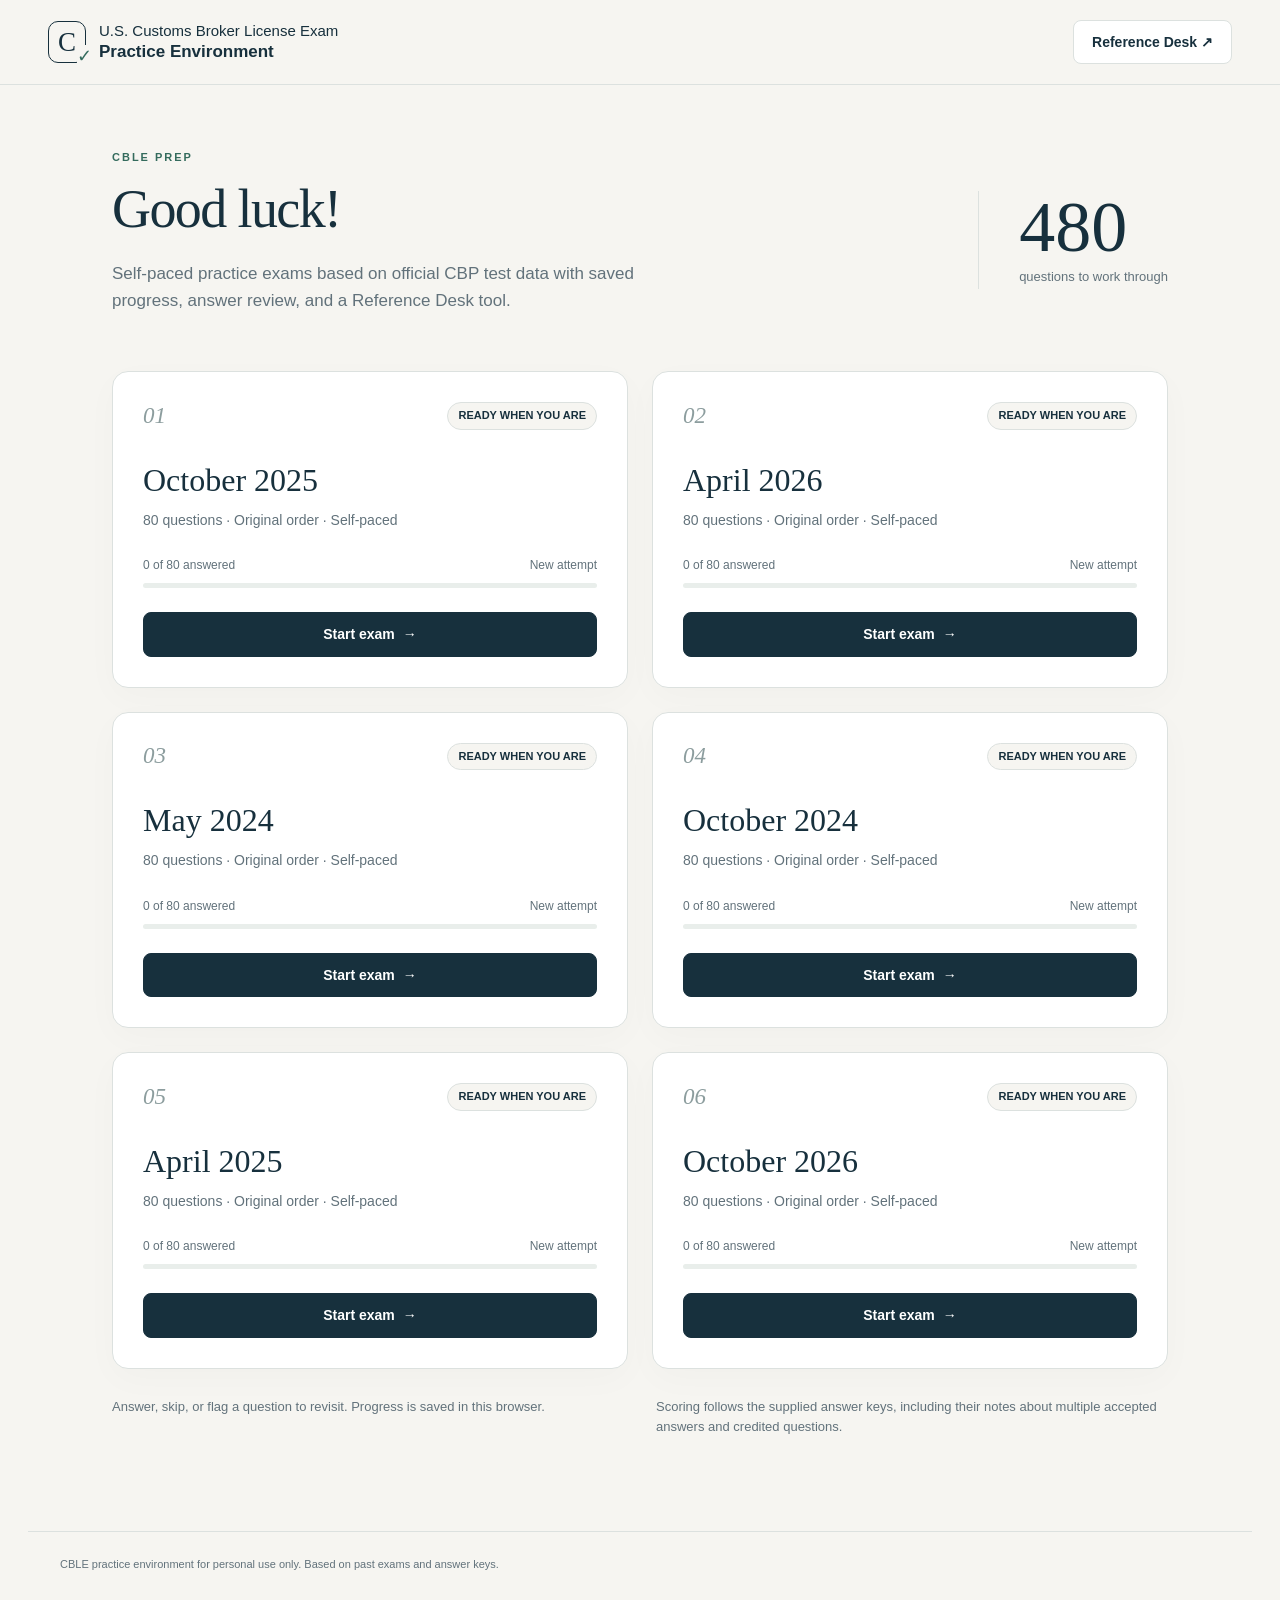
<file: index.html>
<!doctype html>
<html lang="en">
<head>
<meta charset="UTF-8"><meta name="viewport" content="width=device-width, initial-scale=1">
<title>U.S. Customs Broker License Exam Practice</title>
<meta name="description" content="Practice customs broker exams with saved progress and answer review.">
<link rel="stylesheet" href="style.css">
<script src="app.js" defer></script>
</head>
<body>
<header class="site-header"><a class="brand" href="./" aria-label="U.S. Customs Broker License Exam Practice home"><span class="brand-icon" aria-hidden="true">C<span>✓</span></span><span>U.S. Customs Broker License Exam <b>Practice Environment</b></span></a><a class="button secondary reference-link" href="references.html" target="cbleReferences">Reference Desk ↗</a></header>
<div id="save-warning" role="alert" hidden>Browser storage is unavailable. Keep this tab open to retain your answers.</div>
<main id="app"><div class="loading" role="status">Loading your practice exams…</div></main>
<dialog id="confirm-dialog"><div class="dialog-content"><p class="eyebrow">PRACTICE EXAM</p><h2 id="confirm-title"></h2><p id="confirm-message"></p><div class="dialog-actions"><button id="confirm-cancel" class="button secondary">Keep working</button><button id="confirm-yes" class="button primary">Submit exam</button></div></div></dialog>
<dialog id="exhibit-dialog"><div class="exhibit-toolbar"><strong id="exhibit-title">Source document</strong><a id="exhibit-original" target="_blank" rel="noopener">Open full image ↗</a><button id="exhibit-close" class="button secondary">Close</button></div><div class="exhibit-scroll"><img id="exhibit-image" alt="Full source document"></div></dialog>
<footer class="site-footer">CBLE practice environment for personal use only. Based on past exams and answer keys.</footer>
</body></html>
</file>
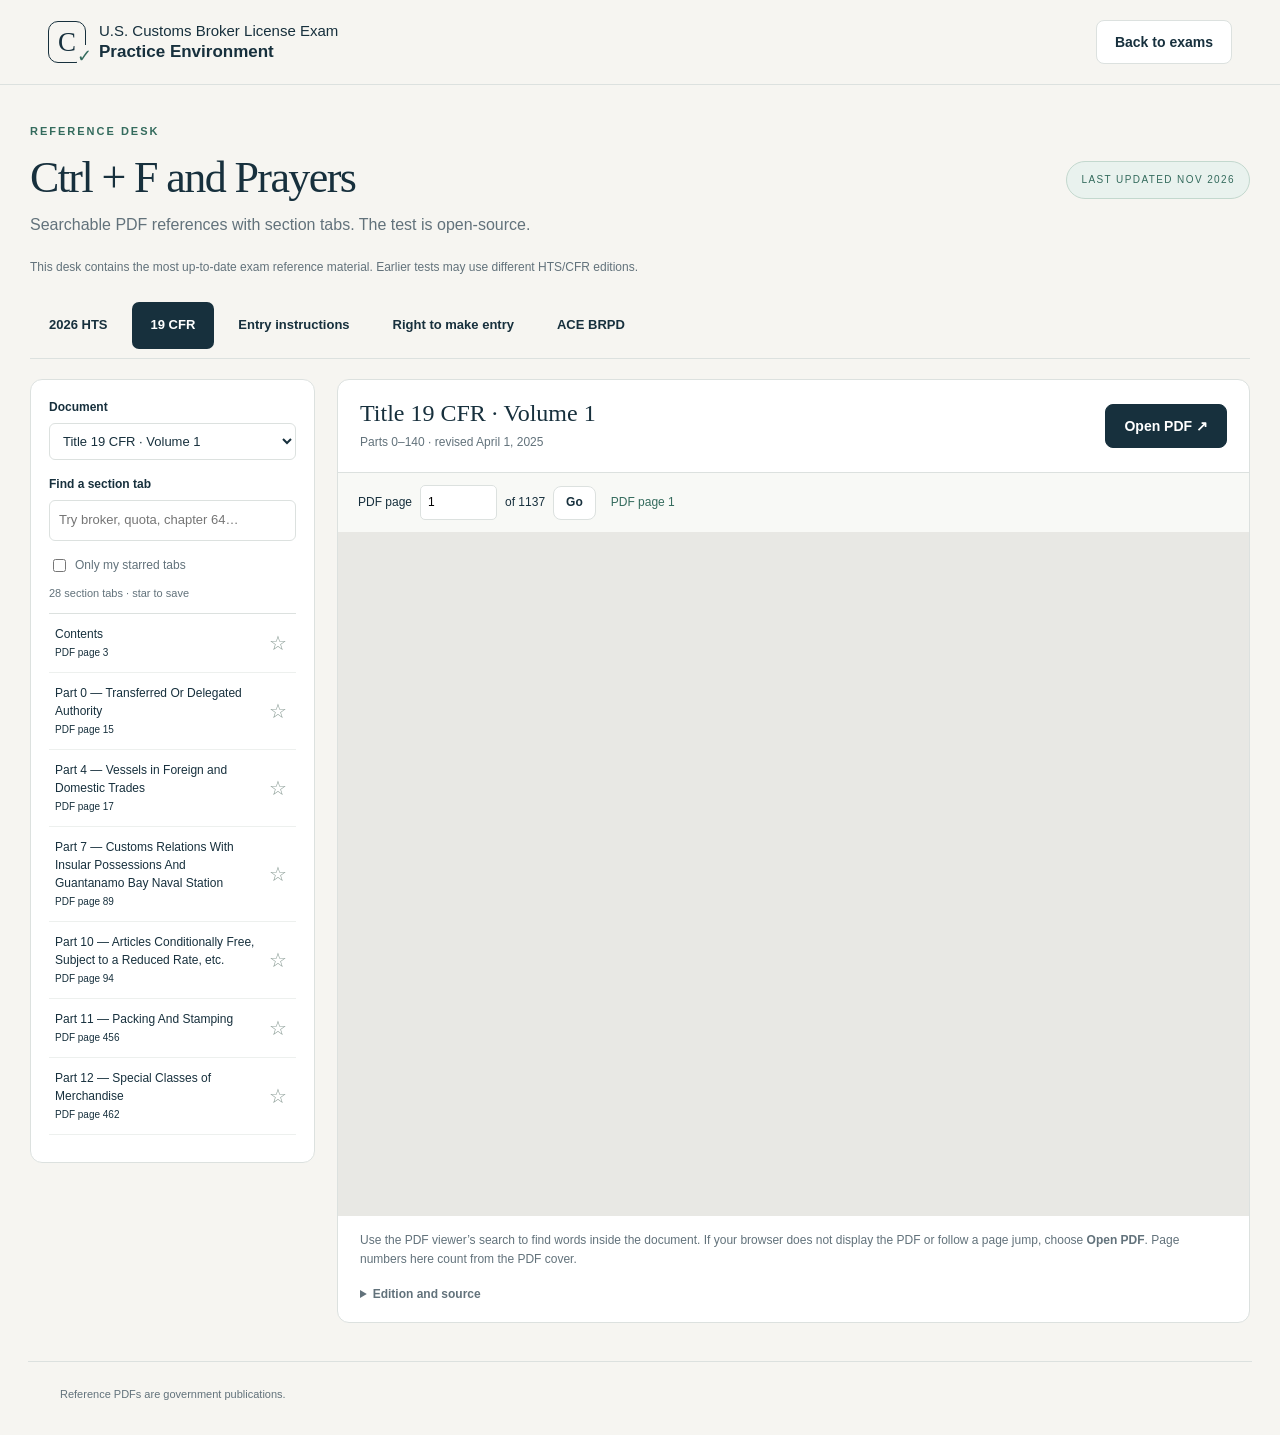
<file: references.html>
<!doctype html>
<html lang="en"><head><meta charset="UTF-8"><meta name="viewport" content="width=device-width,initial-scale=1"><title>Reference Desk · CBLE Practice</title><link rel="stylesheet" href="style.css"><link rel="stylesheet" href="references.css"><script src="references.js" defer></script></head>
<body><header class="site-header"><a class="brand" href="./"><span class="brand-icon" aria-hidden="true">C<span>✓</span></span><span>U.S. Customs Broker License Exam <b>Practice Environment</b></span></a><a class="button secondary" href="./">Back to exams</a></header>
<main class="reference-desk"><div class="desk-heading"><div><p class="eyebrow">REFERENCE DESK</p><h1>Ctrl + F and Prayers</h1><p class="desk-intro">Searchable PDF references with section tabs. The test is open-source.</p></div><span class="edition-badge">LAST UPDATED NOV 2026</span></div>
<p class="edition-note">This desk contains the most up-to-date exam reference material. Earlier tests may use different HTS/CFR editions.</p>
<nav id="reference-tabs" role="tablist" aria-label="Reference documents"></nav>
<div class="desk-layout"><aside class="bookmark-panel" aria-label="Reference bookmarks"><label for="volume">Document</label><select id="volume"></select><label for="bookmark-search">Find a section tab</label><input id="bookmark-search" type="search" placeholder="Try broker, quota, chapter 64…"><label class="saved-filter"><input type="checkbox" id="saved-only"> Only my starred tabs</label><p id="bookmark-count" aria-live="polite"></p><div id="bookmark-list"></div></aside>
<section class="reader-panel" id="reference-panel" role="tabpanel" aria-label="Selected reference"><div class="reader-heading"><div><h2 id="document-title">Loading references…</h2><p id="document-edition"></p></div><a id="open-pdf" class="button primary" target="_blank" rel="noopener">Open PDF ↗</a></div><div class="reader-tools"><form id="page-form"><label for="pdf-page">PDF page</label><input id="pdf-page" type="number" min="1" value="1" required><span id="page-total"></span><button class="button secondary" type="submit">Go</button></form><span id="current-section" aria-live="polite"></span></div><div id="pdf-container"></div><p class="reader-help">Use the PDF viewer’s search to find words inside the document. If your browser does not display the PDF or follow a page jump, choose <b>Open PDF</b>. Page numbers here count from the PDF cover.</p><details class="source-details"><summary>Edition and source</summary><p id="source-info"></p><a id="official-source" target="_blank" rel="noopener">Official source ↗</a><p id="mirror-info"></p></details></section></div><p id="reference-warning" role="alert" hidden>Browser storage is unavailable. Starred tabs and your selected section will not be saved.</p></main>
<footer class="site-footer">Reference PDFs are government publications.</footer></body></html>
</file>
<file: style.css>
:root{--ink:#17303d;--muted:#62727b;--paper:#f6f5f1;--line:#dce1df;--green:#346b5d;--pale:#e9f2ee;--red:#a5423d;--amber:#9a681f;--white:#fff;--shadow:0 10px 35px #17303d06}
*{box-sizing:border-box}body{margin:0;background:var(--paper);color:var(--ink);font:16px/1.6 -apple-system,BlinkMacSystemFont,"Segoe UI",sans-serif}button,input,select{font:inherit}button,a,input{touch-action:manipulation}button{cursor:pointer}button:disabled{cursor:default;opacity:.42}a{color:inherit}button:focus-visible,a:focus-visible,input:focus-visible,select:focus-visible{outline:3px solid #367fb7;outline-offset:4px}button{color:var(--ink)}.site-header{height:85px;display:flex;align-items:center;justify-content:space-between;border-bottom:1px solid var(--line);max-width:1320px;padding:0 48px;margin:auto}.brand{display:flex;align-items:center;gap:13px;text-decoration:none;line-height:1.25;font-size:15px}.brand b{display:block;font-size:17px}.brand-icon{width:38px;height:42px;border:1.5px solid var(--ink);border-radius:10px;display:grid;place-items:center;font:27px Georgia;position:relative}.brand-icon span{position:absolute;bottom:-5px;right:-7px;font:18px sans-serif;background:var(--paper);color:var(--green)}.header-note,.eyebrow{font-size:11px;letter-spacing:2px;font-weight:700}.header-note{color:var(--muted)}.home{max-width:1120px;margin:64px auto 80px;padding:0 32px}.hero{display:flex;justify-content:space-between;gap:60px;align-items:center;margin-bottom:40px}.eyebrow{color:var(--green);margin:0 0 12px}h1{font:normal 54px/1.13 Georgia,serif;letter-spacing:-1.6px;margin:0 0 20px;max-width:600px}h2,h3,p{margin-top:0}.intro{max-width:540px;color:var(--muted);font-size:17px}.hero-stat{min-width:170px;border-left:1px solid var(--line);padding-left:40px}.hero-stat strong{font:72px/1 Georgia,serif;display:block}.hero-stat span{font-size:13px;color:var(--muted)}.exam-cards{display:grid;grid-template-columns:1fr 1fr;gap:24px}.exam-card{background:white;border:1px solid var(--line);border-radius:16px;padding:30px;box-shadow:var(--shadow)}.card-top{display:flex;justify-content:space-between;align-items:center;margin-bottom:32px}.card-number{font:italic 23px Georgia;color:#8c9d9e}.badge{font-size:11px;font-weight:650;background:var(--paper);border:1px solid var(--line);padding:4px 10px;border-radius:30px}.badge.done{color:var(--green);background:var(--pale)}.exam-card h2{font:32px Georgia;margin:0 0 10px}.exam-card .meta{color:var(--muted);font-size:14px}.card-progress{margin:25px 0 24px}.progress-label{display:flex;justify-content:space-between;font-size:12px;color:var(--muted);margin-bottom:8px}.progress-track{height:5px;border-radius:4px;background:#e9eeeb;overflow:hidden}.progress-track div{height:100%;background:var(--green);transition:width .2s}.button{border:1px solid var(--line);border-radius:8px;padding:10px 18px;font-weight:600;font-size:14px;text-decoration:none;display:inline-flex;justify-content:center;align-items:center;gap:8px;min-height:44px;background:white}.button.primary{background:var(--ink);border-color:var(--ink);color:white}.button.primary:hover{background:#2c4b5a}.button.secondary:hover{background:var(--paper)}.button.quiet{border-color:transparent;background:transparent;padding-left:8px;padding-right:8px;color:var(--muted)}.button.danger{color:var(--red)}.card-actions{display:flex;gap:12px;align-items:center}.card-actions .primary{flex:1}.home-notes{display:flex;gap:32px;margin-top:28px;color:var(--muted);font-size:13px}.home-notes p{flex:1}.site-footer{max-width:1224px;margin:0 auto;padding:24px 32px 32px;font-size:11px;color:var(--muted);border-top:1px solid var(--line)}.workspace{max-width:1270px;margin:auto;padding:25px 32px 45px}.exam-topbar{display:flex;align-items:center;gap:18px;justify-content:space-between;margin-bottom:23px}.exam-title{font-size:19px;margin:0}.exam-title span{font-size:12px;color:var(--muted);display:block;font-weight:400}.topbar-left{display:flex;gap:20px;align-items:center}.topbar-right{display:flex;align-items:center;gap:18px}.saved{font-size:11px;color:var(--muted)}.exam-layout{display:grid;grid-template-columns:240px minmax(0,1fr);gap:30px;align-items:start}.navigator{background:white;border:1px solid var(--line);border-radius:12px;padding:20px;position:sticky;top:20px}.navigator h3{font-size:13px;margin:0 0 14px}.navigator .progress-track{margin:10px 0 18px}.question-grid{display:grid;grid-template-columns:repeat(5,1fr);gap:6px}.qnav{border:1px solid var(--line);border-radius:6px;min-height:32px;padding:0;background:white;font-size:12px;position:relative}.qnav.answered{background:var(--pale);border-color:#d1e2d9;color:var(--green)}.qnav.current{outline:2px solid var(--ink);outline-offset:1px;font-weight:700}.qnav.flagged:after{content:"";position:absolute;right:1px;top:1px;border-top:7px solid #c4872c;border-left:7px solid transparent}.qnav.incorrect{background:#fbecea;border-color:#edc9c6;color:var(--red)}.qnav.credited{background:#f7f0df;border-color:#e4d4ac;color:var(--amber)}.nav-legend{border-top:1px solid var(--line);padding-top:15px;margin-top:20px;font-size:10px;color:var(--muted);display:flex;gap:10px;flex-wrap:wrap}.legend-dot{display:inline-block;width:7px;height:7px;margin-right:4px;border-radius:50%;background:var(--green)}.legend-dot.amber{background:#c4872c}.legend-dot.red{background:var(--red)}.nav-counts{font-size:12px;color:var(--muted);margin:15px 0 0}.question-card{background:white;border:1px solid var(--line);border-radius:14px;padding:34px 38px;box-shadow:var(--shadow)}.question-heading{display:flex;justify-content:space-between;align-items:flex-start;gap:15px;padding-bottom:22px;border-bottom:1px solid var(--line);margin-bottom:24px}.question-heading h2{font:29px Georgia;margin:0}.question-category{font-size:11px;text-transform:uppercase;letter-spacing:1px;color:var(--muted);margin:5px 0 0}.flag-button{font-size:12px;min-height:38px;padding:8px 11px;white-space:nowrap}.flag-button.active{color:var(--amber);background:#fcf6e7;border-color:#e5d1a8}.stem{font-size:16px;line-height:1.75;margin-bottom:25px;white-space:pre-wrap}.options{display:flex;flex-direction:column;gap:11px;margin:0;padding:0;border:0}.option{display:flex;align-items:flex-start;gap:13px;border:1px solid var(--line);border-radius:9px;padding:16px;cursor:pointer;transition:background .15s,border-color .15s}.option:hover{border-color:#95aaa6;background:#fafcfb}.option.selected{background:var(--pale);border-color:var(--green)}.option input{margin:5px 0 0;accent-color:var(--green);width:17px;height:17px;flex-shrink:0}.option-letter{font-weight:700;font-size:12px;line-height:26px;min-width:13px}.option-text{white-space:pre-wrap;font-size:15px;line-height:1.65}.option.correct{border-color:var(--green);background:var(--pale)}.option.wrong{border-color:#c37b75;background:#fdf0ee}.option-tags{display:block;font-size:11px;font-weight:650;margin-top:4px;color:var(--green)}.wrong .option-tags{color:var(--red)}.question-footer{display:flex;justify-content:space-between;align-items:center;margin-top:26px;gap:12px}.question-footer>div{display:flex;gap:9px}.clear-answer{font-size:12px}.question-position{font-size:12px;color:var(--muted)}.exhibits{margin-bottom:25px;border:1px solid var(--line);border-radius:9px;background:#fafbf9}.exhibits summary{cursor:pointer;font-size:13px;padding:13px 16px;font-weight:600}.exhibit-items{padding:0 16px 16px;display:grid;grid-template-columns:repeat(auto-fit,minmax(180px,1fr));gap:12px}.exhibit-thumb{background:white;border:1px solid var(--line);border-radius:7px;padding:10px;text-align:left;display:flex;flex-direction:column;align-items:center}.exhibit-thumb img{max-width:100%;height:165px;object-fit:contain;display:block}.exhibit-thumb span{font-size:11px;margin-top:10px;color:var(--muted)}.reference-text{padding:0 16px 16px;white-space:pre-wrap;font-size:14px}.explanation{background:#f4f7f5;border-left:3px solid var(--green);padding:22px;margin-top:28px;border-radius:0 8px 8px 0}.explanation h3{font-size:15px;margin:0 0 8px}.explanation p{font-size:14px;white-space:pre-wrap;margin:0}.result-banner{padding:24px 30px;background:var(--ink);color:white;border-radius:13px;display:flex;justify-content:space-between;gap:25px;margin-bottom:25px;align-items:center}.result-score{font:44px Georgia}.result-score small{font:18px Georgia;color:#b6c9cd}.result-banner h2{font-size:18px;margin:0 0 5px}.result-banner p{margin:0;font-size:12px;color:#d2dfe2}.result-banner .button{background:transparent;color:white;border-color:#657e89}.result-stats{display:flex;gap:22px;margin-top:12px}.result-stats strong{display:block;font-size:18px;color:white}.review-filter{display:flex;align-items:center;gap:10px;font-size:12px;margin:0 0 20px}.review-filter select{border:1px solid var(--line);border-radius:6px;padding:8px;background:white;font-size:12px}.review-empty{padding:40px;background:white;border:1px solid var(--line);border-radius:12px;text-align:center}.status-line{font-size:13px;font-weight:600;margin-bottom:18px;color:var(--green)}.status-line.incorrect,.status-line.unanswered{color:var(--red)}.status-line.credited{color:var(--amber)}.loading{padding:90px 30px;text-align:center;color:var(--muted)}dialog{border:1px solid var(--line);border-radius:16px;padding:0;max-width:500px;width:calc(100% - 32px);color:var(--ink);box-shadow:0 20px 100px #0003}dialog::backdrop{background:#152d3b88;backdrop-filter:blur(3px)}.dialog-content{padding:32px}.dialog-content h2{font:30px Georgia;margin:0 0 16px}.dialog-content p:not(.eyebrow){font-size:15px;color:var(--muted)}.dialog-actions{display:flex;gap:12px;justify-content:flex-end;margin-top:25px}#exhibit-dialog{max-width:1200px;width:calc(100% - 28px);max-height:95vh}.exhibit-toolbar{display:flex;gap:16px;align-items:center;padding:12px 18px;border-bottom:1px solid var(--line);position:sticky;top:0;background:white}.exhibit-toolbar strong{font-size:13px;margin-right:auto}.exhibit-toolbar a{font-size:12px}.exhibit-scroll{overflow:auto;max-height:calc(95vh - 76px);padding:14px;background:#e9e9e5}.exhibit-scroll img{display:block;min-width:700px;width:100%;height:auto;background:white}.sr-only{position:absolute;width:1px;height:1px;padding:0;margin:-1px;overflow:hidden;clip:rect(0,0,0,0);white-space:nowrap;border:0}#save-warning{padding:12px;text-align:center;background:#fff0ca;font-size:13px}
@media(max-width:950px){.exam-layout{grid-template-columns:185px minmax(0,1fr);gap:18px}.navigator{padding:14px}.question-grid{gap:4px}.question-card{padding:26px}.hero{gap:25px}h1{font-size:46px}.saved{display:none}.workspace{padding:22px}.site-header{padding:0 25px}}
@media(max-width:700px){.site-header{height:70px;padding:0 20px}.header-note{display:none}.home{margin:38px auto 50px;padding:0 20px}.hero{display:block;margin-bottom:25px}h1{font-size:42px}.hero-stat{display:none}.exam-cards{grid-template-columns:1fr;gap:16px}.exam-card{padding:24px}.card-top{margin-bottom:20px}.home-notes{display:block}.home-notes p{margin-bottom:12px}.workspace{padding:16px 14px 35px}.exam-topbar{align-items:flex-start;gap:10px}.topbar-left{gap:5px}.exam-title{font-size:15px}.topbar-right{gap:0}.topbar-right .button{font-size:12px;padding:9px}.exam-layout{display:flex;flex-direction:column;gap:15px}.navigator{position:static;width:100%;padding:14px}.navigator h3{margin-bottom:8px}.question-grid{grid-template-columns:repeat(10,1fr);gap:5px}.qnav{min-height:28px;font-size:10px}.navigator .progress-track{margin:7px 0 13px}.nav-legend{margin-top:12px;padding-top:10px}.nav-counts{display:none}.question-panel{width:100%}.question-card{padding:23px 18px}.question-heading{padding-bottom:16px;margin-bottom:18px}.question-heading h2{font-size:26px}.question-category{font-size:9px;max-width:230px}.stem{font-size:15px}.option{padding:13px;gap:9px}.option-text{font-size:14px}.question-footer{flex-wrap:wrap}.question-footer .button{font-size:12px;padding:9px 12px}.result-banner{align-items:flex-start;flex-wrap:wrap;padding:22px}.result-stats{gap:18px}.result-banner .button{margin-left:auto}.exhibit-toolbar strong{display:none}.exhibit-toolbar{justify-content:space-between}.dialog-actions{flex-wrap:wrap}.dialog-actions .button{flex:1;white-space:nowrap}.site-footer{font-size:10px;padding:22px}.exhibit-items{grid-template-columns:1fr 1fr}.exhibit-thumb img{height:135px}}
@media(prefers-reduced-motion:reduce){*{transition:none!important}}
</file>
<file: references.css>
.reference-desk{max-width:1420px;margin:38px auto;padding:0 30px}.desk-heading{display:flex;align-items:center;justify-content:space-between;gap:25px}.desk-heading h1{font-size:44px;margin-bottom:10px}.desk-intro{color:var(--muted);margin:0}.edition-badge{font-size:10px;letter-spacing:1.4px;padding:10px 14px;border:1px solid #c3d8ce;border-radius:30px;color:var(--green);background:var(--pale);white-space:nowrap}.edition-note{font-size:12px;color:var(--muted);margin:20px 0 25px;max-width:920px}#reference-tabs{display:flex;gap:5px;border-bottom:1px solid var(--line);overflow:auto;padding:0 0 9px;margin-bottom:20px}#reference-tabs button{background:transparent;border:1px solid transparent;border-radius:7px;padding:12px 18px;white-space:nowrap;font-weight:600;font-size:13px}#reference-tabs button[aria-selected=true]{background:var(--ink);color:white}.desk-layout{display:grid;grid-template-columns:285px minmax(0,1fr);gap:22px;align-items:start}.bookmark-panel,.reader-panel{background:white;border:1px solid var(--line);border-radius:12px}.bookmark-panel{padding:18px;position:sticky;top:16px}.bookmark-panel>label{display:block;font-size:12px;font-weight:600;margin-bottom:6px}.bookmark-panel input[type=search],.bookmark-panel select{width:100%;padding:9px;border:1px solid var(--line);border-radius:6px;background:white;margin-bottom:15px;color:var(--ink);font-size:13px}.bookmark-panel .saved-filter{display:flex;gap:6px;align-items:center;font-weight:400;color:var(--muted);font-size:12px}.saved-filter input{accent-color:var(--green)}#bookmark-count{font-size:11px;color:var(--muted);margin:10px 0}#bookmark-list{max-height:59vh;overflow:auto;border-top:1px solid var(--line)}.bookmark-row{display:flex;align-items:stretch;border-bottom:1px solid #edf0ee}.bookmark-row button{border:0;background:transparent;text-align:left;padding:11px 6px;font-size:12px;line-height:1.5}.bookmark-row .bookmark-jump{flex:1}.bookmark-row .star{font-size:20px;width:33px;flex-shrink:0;color:#899b94}.bookmark-row .star[aria-pressed=true]{color:var(--amber)}.bookmark-row.active{background:var(--pale);color:var(--green)}.bookmark-row:hover{background:#f4f7f5}.reader-panel{overflow:hidden}.reader-heading{display:flex;justify-content:space-between;align-items:center;gap:14px;padding:20px 22px;border-bottom:1px solid var(--line)}.reader-heading h2{font:24px Georgia;margin:0 0 6px}.reader-heading p{font-size:12px;color:var(--muted);margin:0}.reader-heading .button{white-space:nowrap}.reader-tools{display:flex;align-items:center;gap:15px;flex-wrap:wrap;background:#f8f9f6;padding:12px 20px}.reader-tools form{display:flex;align-items:center;gap:8px;font-size:12px}.reader-tools input{width:77px;padding:7px;border:1px solid var(--line);border-radius:5px}.reader-tools .button{padding:5px 12px;min-height:34px;font-size:12px}#current-section{font-size:12px;color:var(--green);max-width:450px}#pdf-container iframe{display:block;width:100%;height:76vh;min-height:480px;border:0;background:#e8e8e4}.reader-help{font-size:12px;color:var(--muted);margin:0;padding:15px 22px}.source-details{padding:0 22px 18px;font-size:12px;color:var(--muted)}.source-details summary{cursor:pointer;font-weight:600}.source-details p{margin:10px 0}.source-details a{color:var(--green)}#reference-warning{font-size:13px;padding:12px;background:#fff0ca}.empty-bookmarks{font-size:13px;color:var(--muted);padding:15px 0}.reference-link{white-space:nowrap}
@media(max-width:850px){.desk-layout{grid-template-columns:230px minmax(0,1fr)}.reference-desk{padding:0 18px}.reader-heading{align-items:flex-start;flex-direction:column}.edition-badge{display:none}}
@media(max-width:650px){.reference-desk{margin:25px auto}.desk-heading h1{font-size:37px}.desk-layout{display:block}.bookmark-panel{position:static;margin-bottom:16px}#bookmark-list{max-height:220px}.reader-heading{flex-direction:row}.reader-heading h2{font-size:20px}#pdf-container iframe{height:65vh;min-height:380px}.reader-heading .button{font-size:12px;padding:8px}.site-header .button{font-size:12px;padding:8px}#reference-tabs button{padding:10px 12px}.reader-tools{padding:10px 14px}.reader-help{padding:14px}}
</file>
